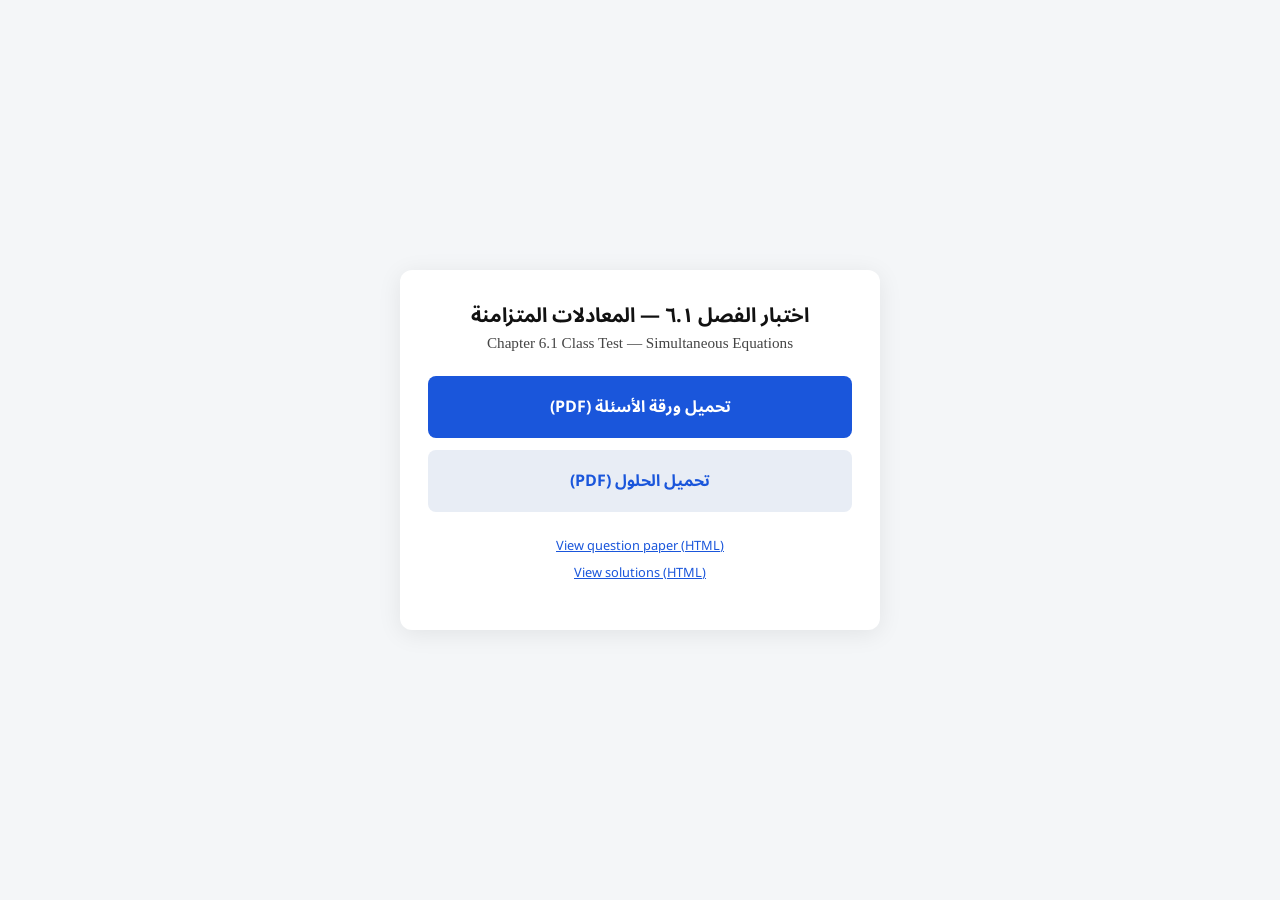
<file: index.html>
<!DOCTYPE html>
<html lang="ar" dir="rtl">
<head>
<meta charset="utf-8">
<meta name="viewport" content="width=device-width, initial-scale=1">
<title>Chapter 6.1 Class Test — PDF Download</title>
<link href="https://fonts.googleapis.com/css2?family=Noto+Sans+Arabic:wght@400;700&display=swap" rel="stylesheet">
<style>
  * { box-sizing: border-box; }
  body {
    font-family: 'Noto Sans Arabic', sans-serif;
    margin: 0;
    min-height: 100vh;
    display: flex;
    align-items: center;
    justify-content: center;
    background: #f4f6f8;
    color: #111;
    padding: 24px;
  }
  .card {
    background: #fff;
    border-radius: 12px;
    box-shadow: 0 4px 24px rgba(0,0,0,.08);
    max-width: 480px;
    width: 100%;
    padding: 32px 28px;
    text-align: center;
  }
  h1 {
    font-size: 1.25rem;
    margin: 0 0 4px;
    line-height: 1.4;
  }
  .en {
    font-family: 'Times New Roman', Times, serif;
    font-size: .95rem;
    color: #444;
    margin: 0 0 24px;
    direction: ltr;
  }
  .downloads { display: flex; flex-direction: column; gap: 12px; }
  a.btn {
    display: block;
    padding: 14px 20px;
    border-radius: 8px;
    text-decoration: none;
    font-weight: 700;
    font-size: 1rem;
    transition: background .15s;
  }
  a.primary {
    background: #1a56db;
    color: #fff;
  }
  a.primary:hover { background: #1446b8; }
  a.secondary {
    background: #e8edf5;
    color: #1a56db;
  }
  a.secondary:hover { background: #d5deed; }
  .links {
    margin-top: 20px;
    font-size: .8rem;
    color: #666;
    direction: ltr;
  }
  .links a { color: #1a56db; word-break: break-all; }
</style>
</head>
<body>
<div class="card">
  <h1>اختبار الفصل ٦.١ — المعادلات المتزامنة</h1>
  <p class="en">Chapter 6.1 Class Test — Simultaneous Equations</p>
  <div class="downloads">
    <a class="btn primary" href="Class_Test_Chapter_6_1_v6.pdf" download="Class_Test_Chapter_6_1_v6.pdf">
      تحميل ورقة الأسئلة (PDF)
    </a>
    <a class="btn secondary" href="Class_Test_Chapter_6_1_v6_Solutions.pdf" download="Class_Test_Chapter_6_1_v6_Solutions.pdf">
      تحميل الحلول (PDF)
    </a>
  </div>
  <p class="links">
    <a href="Class_Test_Chapter_6_1_v6.html">View question paper (HTML)</a><br>
    <a href="Class_Test_Chapter_6_1_v6_Solutions.html">View solutions (HTML)</a>
  </p>
</div>
</body>
</html>
</file>
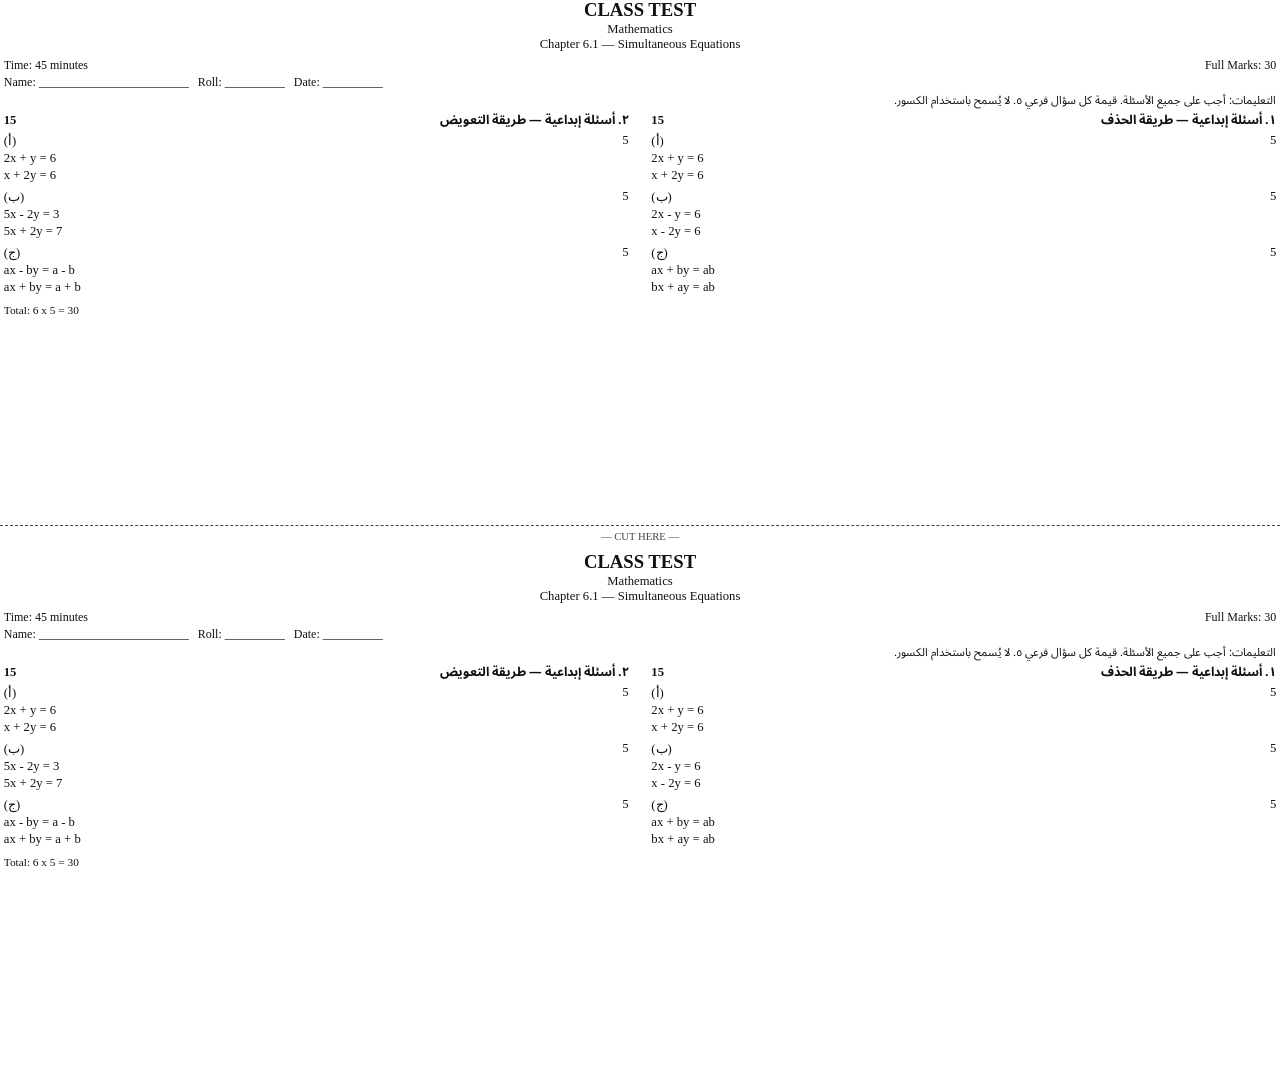
<file: Class_Test_Chapter_6_1_v6.html>
<!DOCTYPE html>
<html lang="ar" dir="rtl">
<head>
<meta charset="utf-8">
<link href="https://fonts.googleapis.com/css2?family=Noto+Sans+Arabic:wght@400;700&family=Times+New+Roman&display=swap" rel="stylesheet">
<style>
  @page { size: A4; margin: 5mm 8mm; }
  * { box-sizing: border-box; }
  body { font-family: 'Noto Sans Arabic', sans-serif; font-size: 9.5pt; color: #111; margin: 0; }
  .en { font-family: 'Times New Roman', Times, serif; direction: ltr; unicode-bidi: embed; }
  .sheet { width: 100%; }

  .copy-half {
    height: 138mm;
    max-height: 138mm;
    overflow: hidden;
    padding: 0 1mm;
  }

  h1 {
    font-family: 'Times New Roman', Times, serif;
    font-weight: bold;
    font-size: 14pt;
    text-align: center;
    margin: 0 0 1px;
    line-height: 1.1;
    direction: ltr;
  }
  .sub {
    font-family: 'Times New Roman', Times, serif;
    text-align: center;
    margin: 0;
    font-size: 9.5pt;
    line-height: 1.25;
    direction: ltr;
  }
  .meta {
    font-family: 'Times New Roman', Times, serif;
    font-size: 9pt;
    display: flex;
    justify-content: space-between;
    margin: 5px 0 2px;
    direction: ltr;
  }
  .fields {
    font-family: 'Times New Roman', Times, serif;
    font-size: 9pt;
    margin-bottom: 3px;
    direction: ltr;
  }
  .instr {
    font-size: 8.5pt;
    margin: 0 0 5px;
    line-height: 1.3;
  }

  .columns {
    display: grid;
    grid-template-columns: 1fr 1fr;
    gap: 6mm;
    align-items: start;
  }
  .section-head {
    font-weight: 700;
    font-size: 9.5pt;
    margin-bottom: 4px;
    display: flex;
    justify-content: space-between;
    align-items: baseline;
    line-height: 1.25;
  }
  .problem { margin-bottom: 5px; }
  .problem-head {
    font-family: 'Times New Roman', Times, serif;
    font-size: 9.5pt;
    display: flex;
    justify-content: space-between;
    margin-bottom: 1px;
    direction: ltr;
  }
  .eqs {
    font-family: 'Times New Roman', Times, serif;
    font-size: 9.5pt;
    margin-right: 10px;
    line-height: 1.35;
    direction: ltr;
    text-align: left;
  }
  .total {
    font-size: 8.5pt;
    text-align: left;
    margin: 3px 0 0;
    direction: ltr;
  }

  .cut-zone {
    border-top: 1px dashed #444;
    text-align: center;
    font-family: 'Times New Roman', Times, serif;
    font-size: 8pt;
    color: #444;
    padding: 1.5mm 0;
    margin: 1mm 0;
    line-height: 1;
    direction: ltr;
  }
</style>
</head>
<body>
<div class="sheet">

<div class="copy-half">
  <h1>CLASS TEST</h1>
  <p class="sub">Mathematics</p>
  <p class="sub">Chapter 6.1 — Simultaneous Equations</p>
  <div class="meta">
    <span>Time: 45 minutes</span>
    <span>Full Marks: 30</span>
  </div>
  <div class="fields">Name: _________________________ &nbsp; Roll: __________ &nbsp; Date: __________</div>
  <p class="instr">التعليمات: أجب على جميع الأسئلة. قيمة كل سؤال فرعي ٥. لا يُسمح باستخدام الكسور.</p>

  <div class="columns">
    <div class="section">
      <div class="section-head">
        <span>١. أسئلة إبداعية — طريقة الحذف</span>
        <span class="en">15</span>
      </div>
      <div class="problem">
        <div class="problem-head"><span class="en">(أ)</span><span class="en">5</span></div>
        <div class="eqs">2x + y = 6<br>x + 2y = 6</div>
      </div>
      <div class="problem">
        <div class="problem-head"><span class="en">(ب)</span><span class="en">5</span></div>
        <div class="eqs">2x - y = 6<br>x - 2y = 6</div>
      </div>
      <div class="problem">
        <div class="problem-head"><span class="en">(ج)</span><span class="en">5</span></div>
        <div class="eqs">ax + by = ab<br>bx + ay = ab</div>
      </div>
    </div>

    <div class="section">
      <div class="section-head">
        <span>٢. أسئلة إبداعية — طريقة التعويض</span>
        <span class="en">15</span>
      </div>
      <div class="problem">
        <div class="problem-head"><span class="en">(أ)</span><span class="en">5</span></div>
        <div class="eqs">2x + y = 6<br>x + 2y = 6</div>
      </div>
      <div class="problem">
        <div class="problem-head"><span class="en">(ب)</span><span class="en">5</span></div>
        <div class="eqs">5x - 2y = 3<br>5x + 2y = 7</div>
      </div>
      <div class="problem">
        <div class="problem-head"><span class="en">(ج)</span><span class="en">5</span></div>
        <div class="eqs">ax - by = a - b<br>ax + by = a + b</div>
      </div>
    </div>
  </div>

  <p class="total en">Total: 6 x 5 = 30</p>
</div>

  <div class="cut-zone">— CUT HERE —</div>

<div class="copy-half">
  <h1>CLASS TEST</h1>
  <p class="sub">Mathematics</p>
  <p class="sub">Chapter 6.1 — Simultaneous Equations</p>
  <div class="meta">
    <span>Time: 45 minutes</span>
    <span>Full Marks: 30</span>
  </div>
  <div class="fields">Name: _________________________ &nbsp; Roll: __________ &nbsp; Date: __________</div>
  <p class="instr">التعليمات: أجب على جميع الأسئلة. قيمة كل سؤال فرعي ٥. لا يُسمح باستخدام الكسور.</p>

  <div class="columns">
    <div class="section">
      <div class="section-head">
        <span>١. أسئلة إبداعية — طريقة الحذف</span>
        <span class="en">15</span>
      </div>
      <div class="problem">
        <div class="problem-head"><span class="en">(أ)</span><span class="en">5</span></div>
        <div class="eqs">2x + y = 6<br>x + 2y = 6</div>
      </div>
      <div class="problem">
        <div class="problem-head"><span class="en">(ب)</span><span class="en">5</span></div>
        <div class="eqs">2x - y = 6<br>x - 2y = 6</div>
      </div>
      <div class="problem">
        <div class="problem-head"><span class="en">(ج)</span><span class="en">5</span></div>
        <div class="eqs">ax + by = ab<br>bx + ay = ab</div>
      </div>
    </div>

    <div class="section">
      <div class="section-head">
        <span>٢. أسئلة إبداعية — طريقة التعويض</span>
        <span class="en">15</span>
      </div>
      <div class="problem">
        <div class="problem-head"><span class="en">(أ)</span><span class="en">5</span></div>
        <div class="eqs">2x + y = 6<br>x + 2y = 6</div>
      </div>
      <div class="problem">
        <div class="problem-head"><span class="en">(ب)</span><span class="en">5</span></div>
        <div class="eqs">5x - 2y = 3<br>5x + 2y = 7</div>
      </div>
      <div class="problem">
        <div class="problem-head"><span class="en">(ج)</span><span class="en">5</span></div>
        <div class="eqs">ax - by = a - b<br>ax + by = a + b</div>
      </div>
    </div>
  </div>

  <p class="total en">Total: 6 x 5 = 30</p>
</div>

</div>
</body>
</html>
</file>
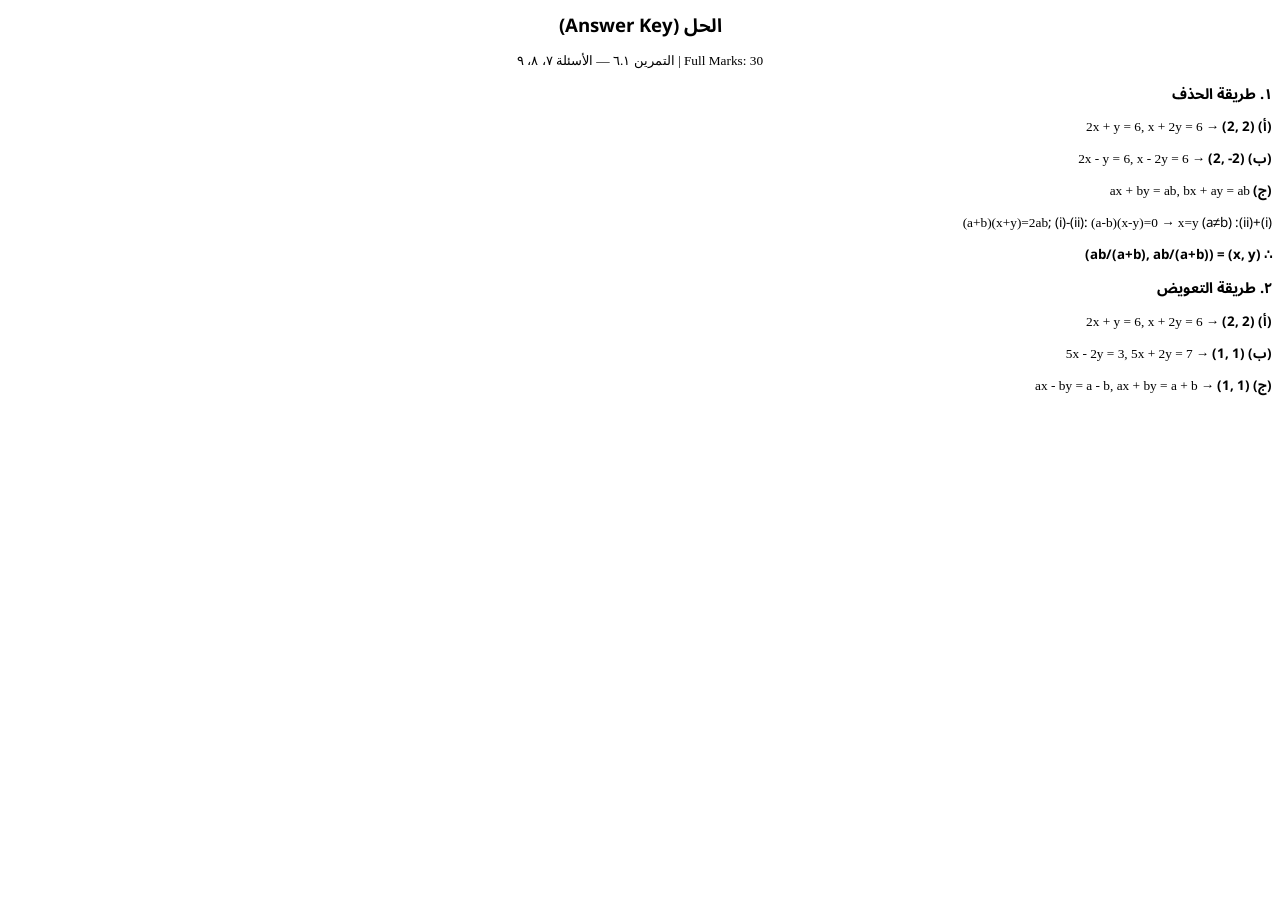
<file: Class_Test_Chapter_6_1_v6_Solutions.html>
<!DOCTYPE html>
<html lang="ar" dir="rtl">
<head>
<meta charset="utf-8">
<link href="https://fonts.googleapis.com/css2?family=Noto+Sans+Arabic:wght@400;700&family=Times+New+Roman&display=swap" rel="stylesheet">
<style>
  @page { size: A4; margin: 14mm; }
  body { font-family: 'Noto Sans Arabic', sans-serif; font-size: 10pt; line-height: 1.4; }
  .math { font-family: 'Times New Roman', Times, serif; direction: ltr; unicode-bidi: embed; }
  h1 { text-align: center; font-weight: 700; font-size: 14pt; }
  h2 { font-weight: 700; font-size: 11pt; margin-top: 14px; }
</style>
</head>
<body>
<h1>الحل (Answer Key)</h1>
<p class="math" style="text-align:center;">التمرين ٦.١ — الأسئلة ٧، ٨، ٩ | Full Marks: 30</p>

<h2>١. طريقة الحذف</h2>
<p><strong>(أ)</strong> <span class="math">2x + y = 6, x + 2y = 6</span> → <strong>(2, 2)</strong></p>
<p><strong>(ب)</strong> <span class="math">2x - y = 6, x - 2y = 6</span> → <strong>(2, -2)</strong></p>
<p><strong>(ج)</strong> <span class="math">ax + by = ab, bx + ay = ab</span></p>
<p>(i)+(ii): <span class="math">(a+b)(x+y)=2ab</span>; (i)−(ii): <span class="math">(a-b)(x-y)=0 → x=y</span> (a≠b)</p>
<p><strong>∴ (x, y) = (ab/(a+b), ab/(a+b))</strong></p>

<h2>٢. طريقة التعويض</h2>
<p><strong>(أ)</strong> <span class="math">2x + y = 6, x + 2y = 6</span> → <strong>(2, 2)</strong></p>
<p><strong>(ب)</strong> <span class="math">5x - 2y = 3, 5x + 2y = 7</span> → <strong>(1, 1)</strong></p>
<p><strong>(ج)</strong> <span class="math">ax - by = a - b, ax + by = a + b</span> → <strong>(1, 1)</strong></p>
</body>
</html>
</file>
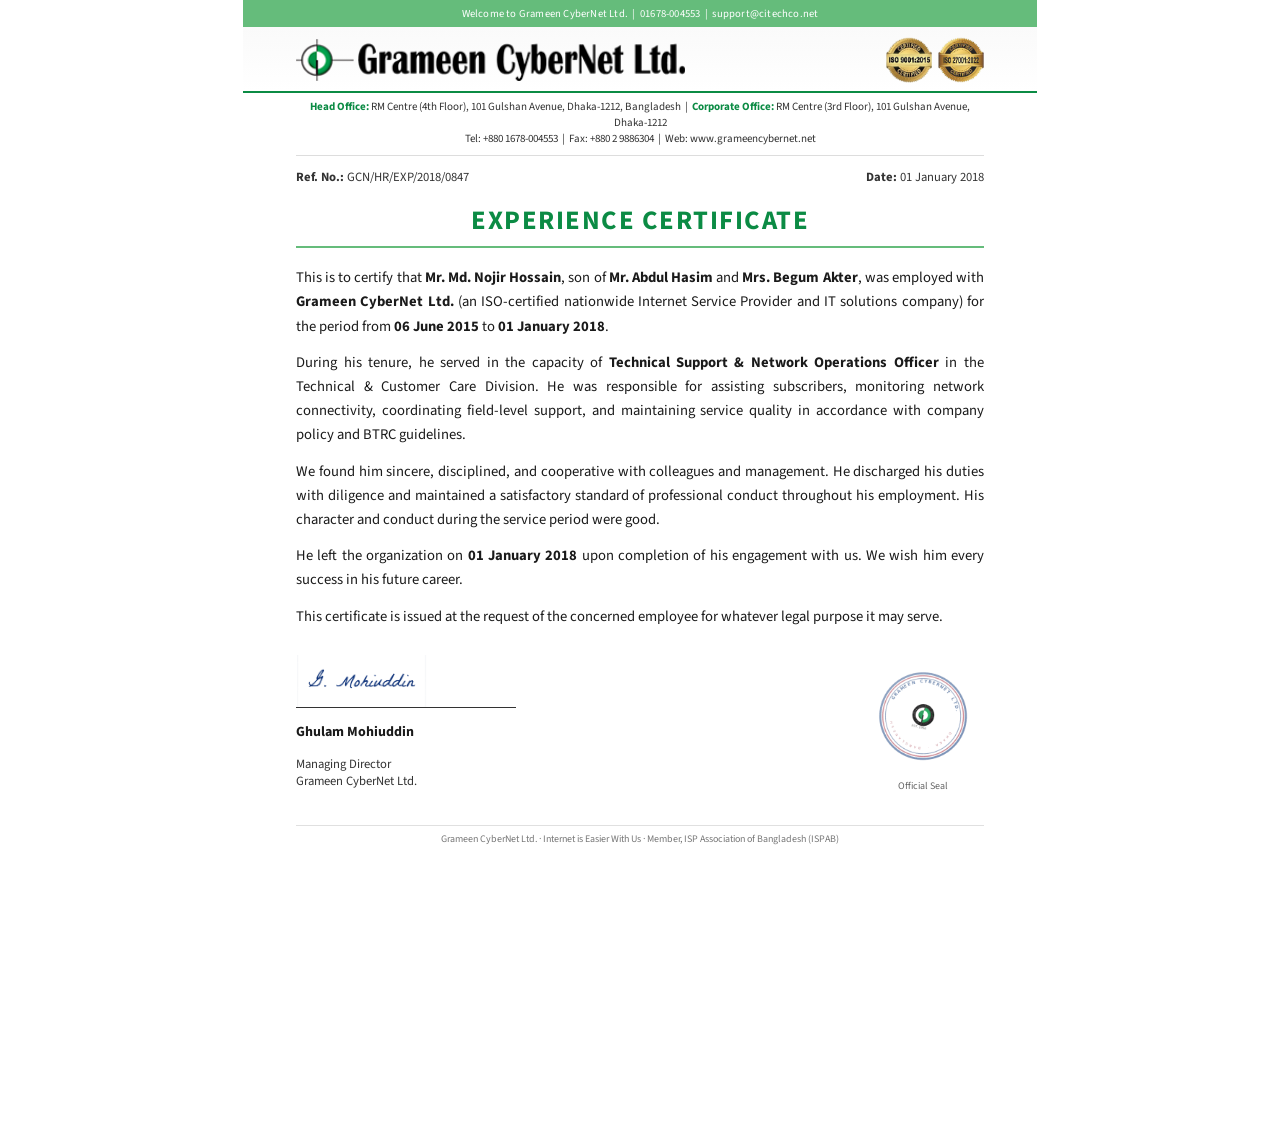
<file: certificates/Md_Nojir_Hossain_GCN_Experience_Certificate.html>
<!DOCTYPE html>
<html lang="en">
<head>
<meta charset="utf-8">
<title>Experience Certificate — Md. Nojir Hossain</title>
<link href="https://fonts.googleapis.com/css2?family=Source+Sans+3:wght@400;600;700&display=swap" rel="stylesheet">
<style>
  @page { size: A4; margin: 0; }
  * { box-sizing: border-box; }
  body {
    margin: 0;
    font-family: 'Source Sans 3', 'Segoe UI', sans-serif;
    font-size: 11pt;
    color: #1a1a1a;
    background: #fff;
  }
  .page {
    width: 210mm;
    min-height: 297mm;
    margin: 0 auto;
    padding: 0 14mm 14mm;
    position: relative;
  }

  /* Official website-style letterhead */
  .top-bar {
    margin: 0 -14mm;
    padding: 6px 14mm;
    background: #65bc7b;
    color: #fff;
    font-size: 8pt;
    text-align: center;
    letter-spacing: 0.2px;
  }
  .head-main {
    margin: 0 -14mm;
    padding: 10px 14mm 8px;
    border-bottom: 2px solid #0b8b44;
    background: linear-gradient(180deg, #fafafa 0%, #fff 100%);
    display: flex;
    align-items: center;
    justify-content: space-between;
    gap: 10px;
  }
  .logo-wrap img {
    height: 42px;
    width: auto;
    display: block;
  }
  .iso-row {
    display: flex;
    gap: 6px;
    align-items: center;
  }
  .iso-row img {
    height: 46px;
    width: auto;
  }
  .addr-bar {
    margin: 6px 0 12px;
    font-size: 8.3pt;
    color: #313131;
    line-height: 1.45;
    text-align: center;
    border-bottom: 1px solid #ddd;
    padding-bottom: 8px;
  }
  .addr-bar strong { color: #0b8b44; }

  .ref-row {
    display: flex;
    justify-content: space-between;
    font-size: 9.5pt;
    margin: 6px 0 16px;
    color: #333;
  }

  .title {
    text-align: center;
    font-size: 20pt;
    font-weight: 700;
    letter-spacing: 1.5px;
    text-transform: uppercase;
    color: #0b8b44;
    margin: 0 0 18px;
    padding-bottom: 6px;
    border-bottom: 2px double #65bc7b;
  }

  .body-text {
    text-align: justify;
    line-height: 1.65;
    margin: 0 0 12px;
    font-size: 11pt;
  }
  .body-text .emph { font-weight: 700; }

  .sign-block {
    margin-top: 26px;
    display: flex;
    justify-content: space-between;
    align-items: flex-end;
    gap: 20px;
  }
  .sign-left { flex: 1; min-width: 0; }
  .signature-img {
    height: 52px;
    width: auto;
    max-width: 240px;
    display: block;
    margin: 0 0 0;
    image-rendering: auto;
  }
  .sign-line {
    width: 220px;
    border-top: 1px solid #333;
    margin-bottom: 5px;
  }
  .sign-name { font-weight: 700; font-size: 10.5pt; }
  .sign-title { font-size: 9.5pt; color: #333; line-height: 1.35; }

  .seal-wrap { flex-shrink: 0; text-align: center; }
  .seal-wrap img {
    width: 122px;
    height: auto;
    display: block;
    margin: 0 auto;
    opacity: 0.88;
    mix-blend-mode: multiply;
    filter: contrast(1.08) saturate(0.95);
  }
  .seal-caption {
    font-size: 7.5pt;
    color: #666;
    margin-top: 2px;
  }

  .footer-note {
    margin-top: 22px;
    border-top: 1px solid #e0e0e0;
    padding-top: 6px;
    font-size: 7.5pt;
    color: #777;
    text-align: center;
    line-height: 1.4;
  }
</style>
</head>
<body>
<div class="page">

  <div class="top-bar">
    Welcome to Grameen CyberNet Ltd. &nbsp;|&nbsp; 01678-004553 &nbsp;|&nbsp; support@citechco.net
  </div>

  <header class="head-main">
    <div class="logo-wrap">
      <img src="assets/gcn-logo.png" alt="Grameen CyberNet Ltd.">
    </div>
    <div class="iso-row">
      <img src="assets/iso-9001.png" alt="ISO 9001">
      <img src="assets/iso-27001.png" alt="ISO 27001">
    </div>
  </header>

  <p class="addr-bar">
    <strong>Head Office:</strong> RM Centre (4th Floor), 101 Gulshan Avenue, Dhaka-1212, Bangladesh &nbsp;|&nbsp;
    <strong>Corporate Office:</strong> RM Centre (3rd Floor), 101 Gulshan Avenue, Dhaka-1212<br>
    Tel: +880 1678-004553 &nbsp;|&nbsp; Fax: +880 2 9886304 &nbsp;|&nbsp; Web: www.grameencybernet.net
  </p>

  <div class="ref-row">
    <span><strong>Ref. No.:</strong> GCN/HR/EXP/2018/0847</span>
    <span><strong>Date:</strong> 01 January 2018</span>
  </div>

  <h2 class="title">Experience Certificate</h2>

  <p class="body-text">
    This is to certify that <span class="emph">Mr. Md. Nojir Hossain</span>, son of
    <span class="emph">Mr. Abdul Hasim</span> and <span class="emph">Mrs. Begum Akter</span>,
    was employed with <span class="emph">Grameen CyberNet Ltd.</span> (an ISO-certified nationwide
    Internet Service Provider and IT solutions company) for the period from
    <span class="emph">06 June 2015</span> to <span class="emph">01 January 2018</span>.
  </p>

  <p class="body-text">
    During his tenure, he served in the capacity of
    <span class="emph">Technical Support &amp; Network Operations Officer</span> in the
    Technical &amp; Customer Care Division. He was responsible for assisting subscribers,
    monitoring network connectivity, coordinating field-level support, and maintaining
    service quality in accordance with company policy and BTRC guidelines.
  </p>

  <p class="body-text">
    We found him sincere, disciplined, and cooperative with colleagues and management. He
    discharged his duties with diligence and maintained a satisfactory standard of professional
    conduct throughout his employment. His character and conduct during the service period were good.
  </p>

  <p class="body-text">
    He left the organization on <span class="emph">01 January 2018</span> upon completion of
    his engagement with us. We wish him every success in his future career.
  </p>

  <p class="body-text">
    This certificate is issued at the request of the concerned employee for whatever legal
    purpose it may serve.
  </p>

  <div class="sign-block">
    <div class="sign-left">
      <img class="signature-img" src="assets/ghulam-mohiuddin-signature.png" alt="Signature">
      <div class="sign-line"></div>
      <p class="sign-name">Ghulam Mohiuddin</p>
      <p class="sign-title">Managing Director<br>Grameen CyberNet Ltd.</p>
    </div>
    <div class="seal-wrap">
      <img src="assets/gcn-company-seal.png" alt="Official company seal">
      <p class="seal-caption">Official Seal</p>
    </div>
  </div>

  <footer class="footer-note">
    Grameen CyberNet Ltd. · Internet is Easier With Us · Member, ISP Association of Bangladesh (ISPAB)
  </footer>
</div>
</body>
</html>
</file>
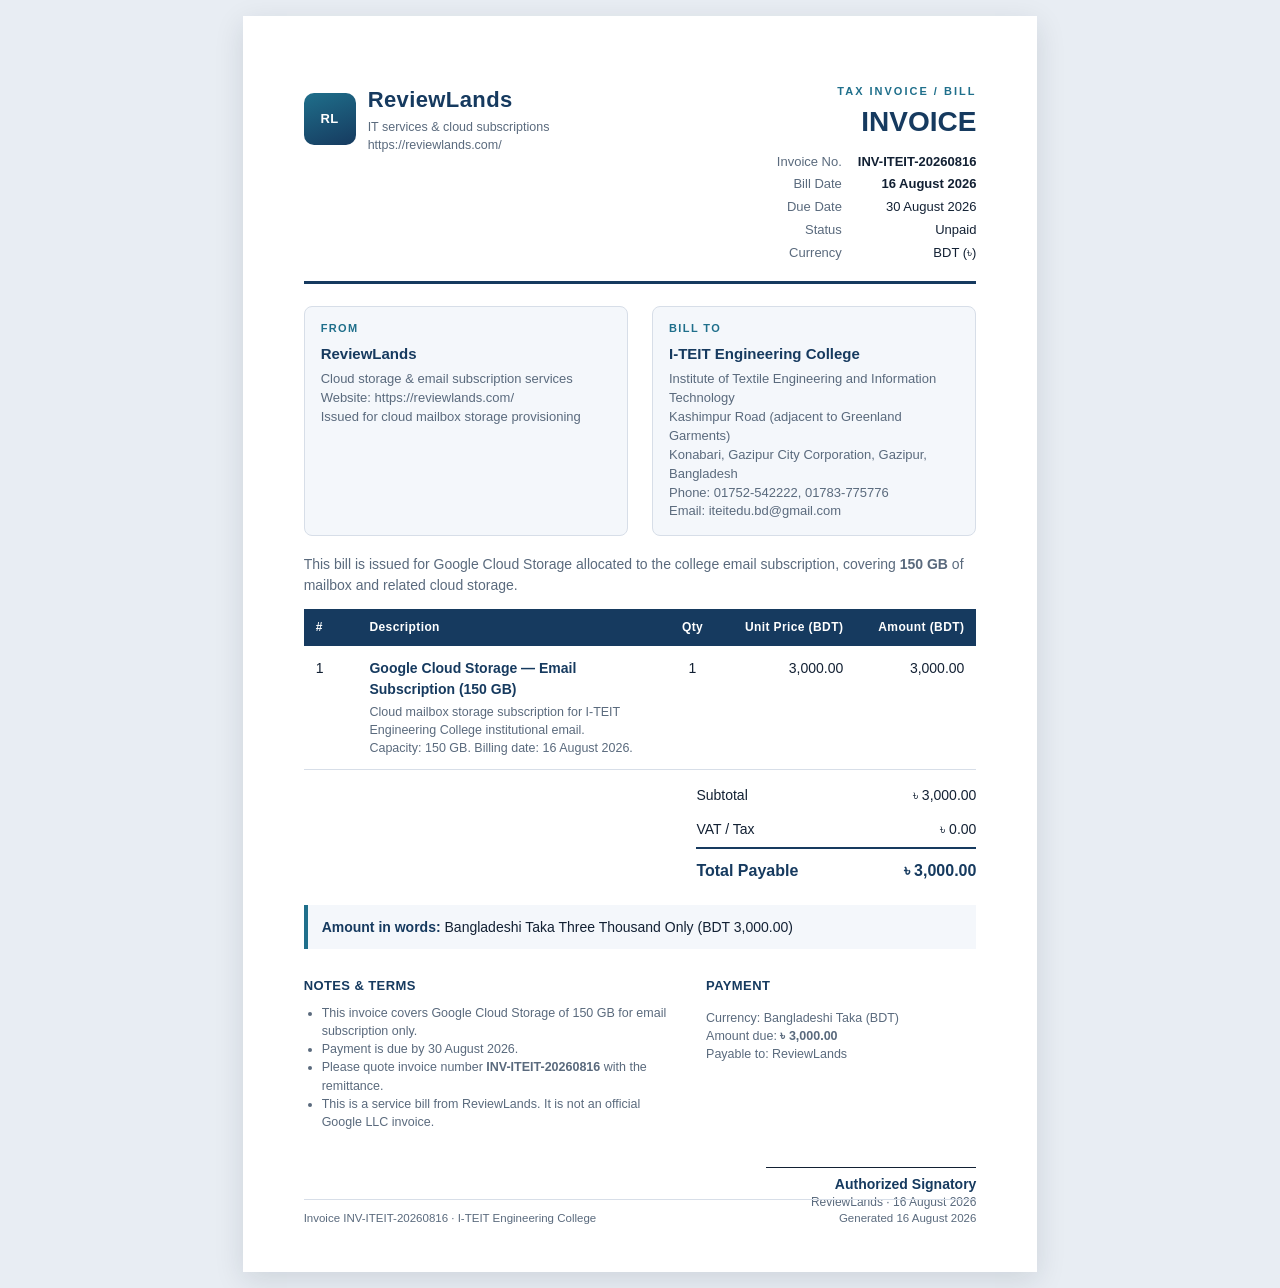
<file: invoices/INV-ITEIT-20260816.html>
<!DOCTYPE html>
<html lang="en">
<head>
  <meta charset="UTF-8" />
  <meta name="viewport" content="width=device-width, initial-scale=1.0" />
  <title>Invoice INV-ITEIT-20260816 — I-TEIT Engineering College</title>
  <style>
    :root {
      --ink: #122033;
      --muted: #5a6a7d;
      --line: #d7dee8;
      --navy: #163a5f;
      --accent: #1f6f8b;
      --paper: #ffffff;
      --wash: #f4f7fb;
    }

    * { box-sizing: border-box; }

    html, body {
      margin: 0;
      padding: 0;
      background: #e8edf3;
      color: var(--ink);
      font-family: "Segoe UI", "Helvetica Neue", Arial, sans-serif;
      font-size: 14px;
      line-height: 1.45;
    }

    .sheet {
      width: 210mm;
      min-height: 297mm;
      margin: 16px auto;
      background: var(--paper);
      padding: 18mm 16mm 16mm;
      box-shadow: 0 8px 28px rgba(18, 32, 51, 0.12);
      position: relative;
    }

    header {
      display: flex;
      justify-content: space-between;
      align-items: flex-start;
      gap: 24px;
      border-bottom: 3px solid var(--navy);
      padding-bottom: 16px;
    }

    .brand {
      display: flex;
      gap: 12px;
      align-items: center;
    }

    .logo {
      width: 52px;
      height: 52px;
      border-radius: 10px;
      background: linear-gradient(160deg, #1f6f8b, #163a5f);
      color: #fff;
      display: flex;
      align-items: center;
      justify-content: center;
      font-weight: 700;
      letter-spacing: 0.5px;
      font-size: 13px;
    }

    .brand h1 {
      margin: 0;
      font-size: 22px;
      letter-spacing: 0.4px;
      color: var(--navy);
    }

    .brand p {
      margin: 2px 0 0;
      color: var(--muted);
      font-size: 12.5px;
    }

    .doc-meta {
      text-align: right;
    }

    .doc-meta .label {
      font-size: 11px;
      letter-spacing: 2px;
      text-transform: uppercase;
      color: var(--accent);
      font-weight: 700;
    }

    .doc-meta h2 {
      margin: 2px 0 8px;
      font-size: 28px;
      color: var(--navy);
    }

    .doc-meta table {
      margin-left: auto;
      border-collapse: collapse;
      font-size: 13px;
    }

    .doc-meta td {
      padding: 2px 0 2px 16px;
    }

    .doc-meta td:first-child {
      color: var(--muted);
      text-align: right;
    }

    .parties {
      display: grid;
      grid-template-columns: 1fr 1fr;
      gap: 24px;
      margin: 22px 0 18px;
    }

    .party {
      background: var(--wash);
      border: 1px solid var(--line);
      border-radius: 8px;
      padding: 14px 16px;
    }

    .party .kicker {
      font-size: 11px;
      letter-spacing: 1.4px;
      text-transform: uppercase;
      color: var(--accent);
      font-weight: 700;
      margin-bottom: 6px;
    }

    .party h3 {
      margin: 0 0 6px;
      font-size: 15px;
      color: var(--navy);
    }

    .party p {
      margin: 0;
      color: var(--muted);
      font-size: 13px;
    }

    .intro {
      margin: 0 0 14px;
      color: var(--muted);
    }

    table.items {
      width: 100%;
      border-collapse: collapse;
      margin-top: 4px;
    }

    table.items th {
      background: var(--navy);
      color: #fff;
      font-weight: 600;
      font-size: 12px;
      letter-spacing: 0.4px;
      text-align: left;
      padding: 10px 12px;
    }

    table.items th.num,
    table.items td.num {
      text-align: right;
      white-space: nowrap;
    }

    table.items th.ctr,
    table.items td.ctr {
      text-align: center;
    }

    table.items td {
      padding: 12px;
      border-bottom: 1px solid var(--line);
      vertical-align: top;
    }

    table.items tbody tr:nth-child(even) {
      background: var(--wash);
    }

    .item-title {
      font-weight: 650;
      color: var(--navy);
      margin: 0 0 4px;
    }

    .item-desc {
      margin: 0;
      color: var(--muted);
      font-size: 12.5px;
    }

    .totals {
      margin-top: 8px;
      display: flex;
      justify-content: flex-end;
    }

    .totals table {
      width: 280px;
      border-collapse: collapse;
    }

    .totals td {
      padding: 7px 0;
    }

    .totals td:last-child {
      text-align: right;
      font-variant-numeric: tabular-nums;
    }

    .totals .grand td {
      border-top: 2px solid var(--navy);
      padding-top: 10px;
      font-size: 16px;
      font-weight: 700;
      color: var(--navy);
    }

    .words {
      margin-top: 16px;
      padding: 12px 14px;
      border-left: 4px solid var(--accent);
      background: var(--wash);
      color: var(--ink);
    }

    .words strong { color: var(--navy); }

    .notes {
      display: grid;
      grid-template-columns: 1.4fr 1fr;
      gap: 24px;
      margin-top: 28px;
    }

    .notes h4 {
      margin: 0 0 8px;
      color: var(--navy);
      font-size: 13px;
      letter-spacing: 0.4px;
      text-transform: uppercase;
    }

    .notes p, .notes li {
      color: var(--muted);
      font-size: 12.5px;
    }

    .notes ul {
      margin: 0;
      padding-left: 18px;
    }

    .sign {
      text-align: right;
      margin-top: 36px;
    }

    .sign .line {
      width: 210px;
      margin-left: auto;
      border-top: 1px solid var(--ink);
      padding-top: 6px;
      color: var(--navy);
      font-weight: 650;
    }

    .sign .role {
      color: var(--muted);
      font-size: 12px;
    }

    footer {
      position: absolute;
      left: 16mm;
      right: 16mm;
      bottom: 12mm;
      border-top: 1px solid var(--line);
      padding-top: 10px;
      display: flex;
      justify-content: space-between;
      color: var(--muted);
      font-size: 11.5px;
    }

    @media print {
      html, body { background: #fff; }
      .sheet {
        margin: 0;
        box-shadow: none;
        width: auto;
        min-height: auto;
      }
    }

    @page { size: A4; margin: 0; }
  </style>
</head>
<body>
  <article class="sheet">
    <header>
      <div class="brand">
        <div class="logo">RL</div>
        <div>
          <h1>ReviewLands</h1>
          <p>IT services &amp; cloud subscriptions<br />https://reviewlands.com/</p>
        </div>
      </div>
      <div class="doc-meta">
        <div class="label">Tax Invoice / Bill</div>
        <h2>INVOICE</h2>
        <table>
          <tr><td>Invoice No.</td><td><strong>INV-ITEIT-20260816</strong></td></tr>
          <tr><td>Bill Date</td><td><strong>16 August 2026</strong></td></tr>
          <tr><td>Due Date</td><td>30 August 2026</td></tr>
          <tr><td>Status</td><td>Unpaid</td></tr>
          <tr><td>Currency</td><td>BDT (৳)</td></tr>
        </table>
      </div>
    </header>

    <section class="parties">
      <div class="party">
        <div class="kicker">From</div>
        <h3>ReviewLands</h3>
        <p>
          Cloud storage &amp; email subscription services<br />
          Website: https://reviewlands.com/<br />
          Issued for cloud mailbox storage provisioning
        </p>
      </div>
      <div class="party">
        <div class="kicker">Bill To</div>
        <h3>I-TEIT Engineering College</h3>
        <p>
          Institute of Textile Engineering and Information Technology<br />
          Kashimpur Road (adjacent to Greenland Garments)<br />
          Konabari, Gazipur City Corporation, Gazipur, Bangladesh<br />
          Phone: 01752-542222, 01783-775776<br />
          Email: iteitedu.bd@gmail.com
        </p>
      </div>
    </section>

    <p class="intro">
      This bill is issued for Google Cloud Storage allocated to the college email subscription,
      covering <strong>150 GB</strong> of mailbox and related cloud storage.
    </p>

    <table class="items">
      <thead>
        <tr>
          <th style="width: 8%">#</th>
          <th>Description</th>
          <th class="ctr" style="width: 12%">Qty</th>
          <th class="num" style="width: 18%">Unit Price (BDT)</th>
          <th class="num" style="width: 18%">Amount (BDT)</th>
        </tr>
      </thead>
      <tbody>
        <tr>
          <td>1</td>
          <td>
            <p class="item-title">Google Cloud Storage — Email Subscription (150 GB)</p>
            <p class="item-desc">
              Cloud mailbox storage subscription for I-TEIT Engineering College institutional email.
              Capacity: 150 GB. Billing date: 16 August 2026.
            </p>
          </td>
          <td class="ctr">1</td>
          <td class="num">3,000.00</td>
          <td class="num">3,000.00</td>
        </tr>
      </tbody>
    </table>

    <div class="totals">
      <table>
        <tr>
          <td>Subtotal</td>
          <td>৳ 3,000.00</td>
        </tr>
        <tr>
          <td>VAT / Tax</td>
          <td>৳ 0.00</td>
        </tr>
        <tr class="grand">
          <td>Total Payable</td>
          <td>৳ 3,000.00</td>
        </tr>
      </table>
    </div>

    <p class="words">
      <strong>Amount in words:</strong> Bangladeshi Taka Three Thousand Only (BDT 3,000.00)
    </p>

    <section class="notes">
      <div>
        <h4>Notes &amp; terms</h4>
        <ul>
          <li>This invoice covers Google Cloud Storage of 150 GB for email subscription only.</li>
          <li>Payment is due by 30 August 2026.</li>
          <li>Please quote invoice number <strong>INV-ITEIT-20260816</strong> with the remittance.</li>
          <li>This is a service bill from ReviewLands. It is not an official Google LLC invoice.</li>
        </ul>
      </div>
      <div>
        <h4>Payment</h4>
        <p>
          Currency: Bangladeshi Taka (BDT)<br />
          Amount due: <strong>৳ 3,000.00</strong><br />
          Payable to: ReviewLands
        </p>
      </div>
    </section>

    <div class="sign">
      <div class="line">Authorized Signatory</div>
      <div class="role">ReviewLands · 16 August 2026</div>
    </div>

    <footer>
      <span>Invoice INV-ITEIT-20260816 · I-TEIT Engineering College</span>
      <span>Generated 16 August 2026</span>
    </footer>
  </article>
</body>
</html>
</file>
